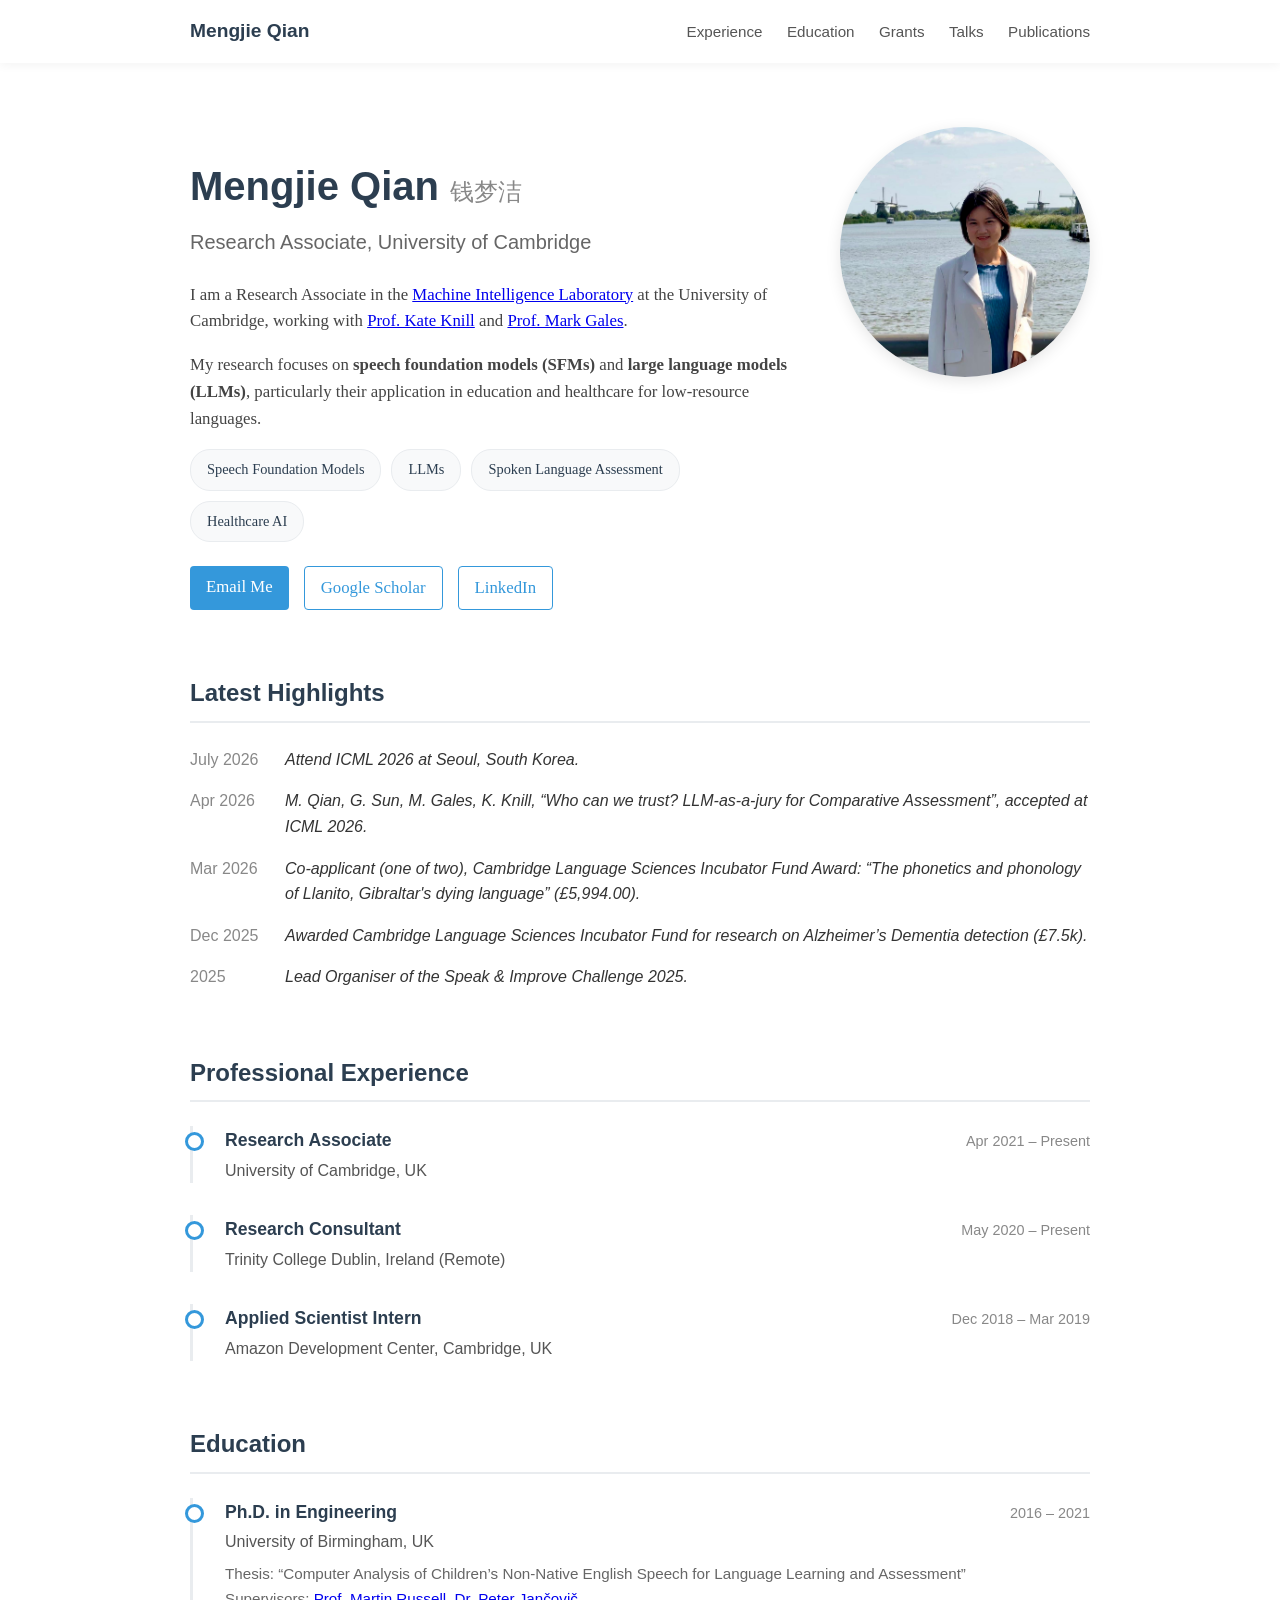
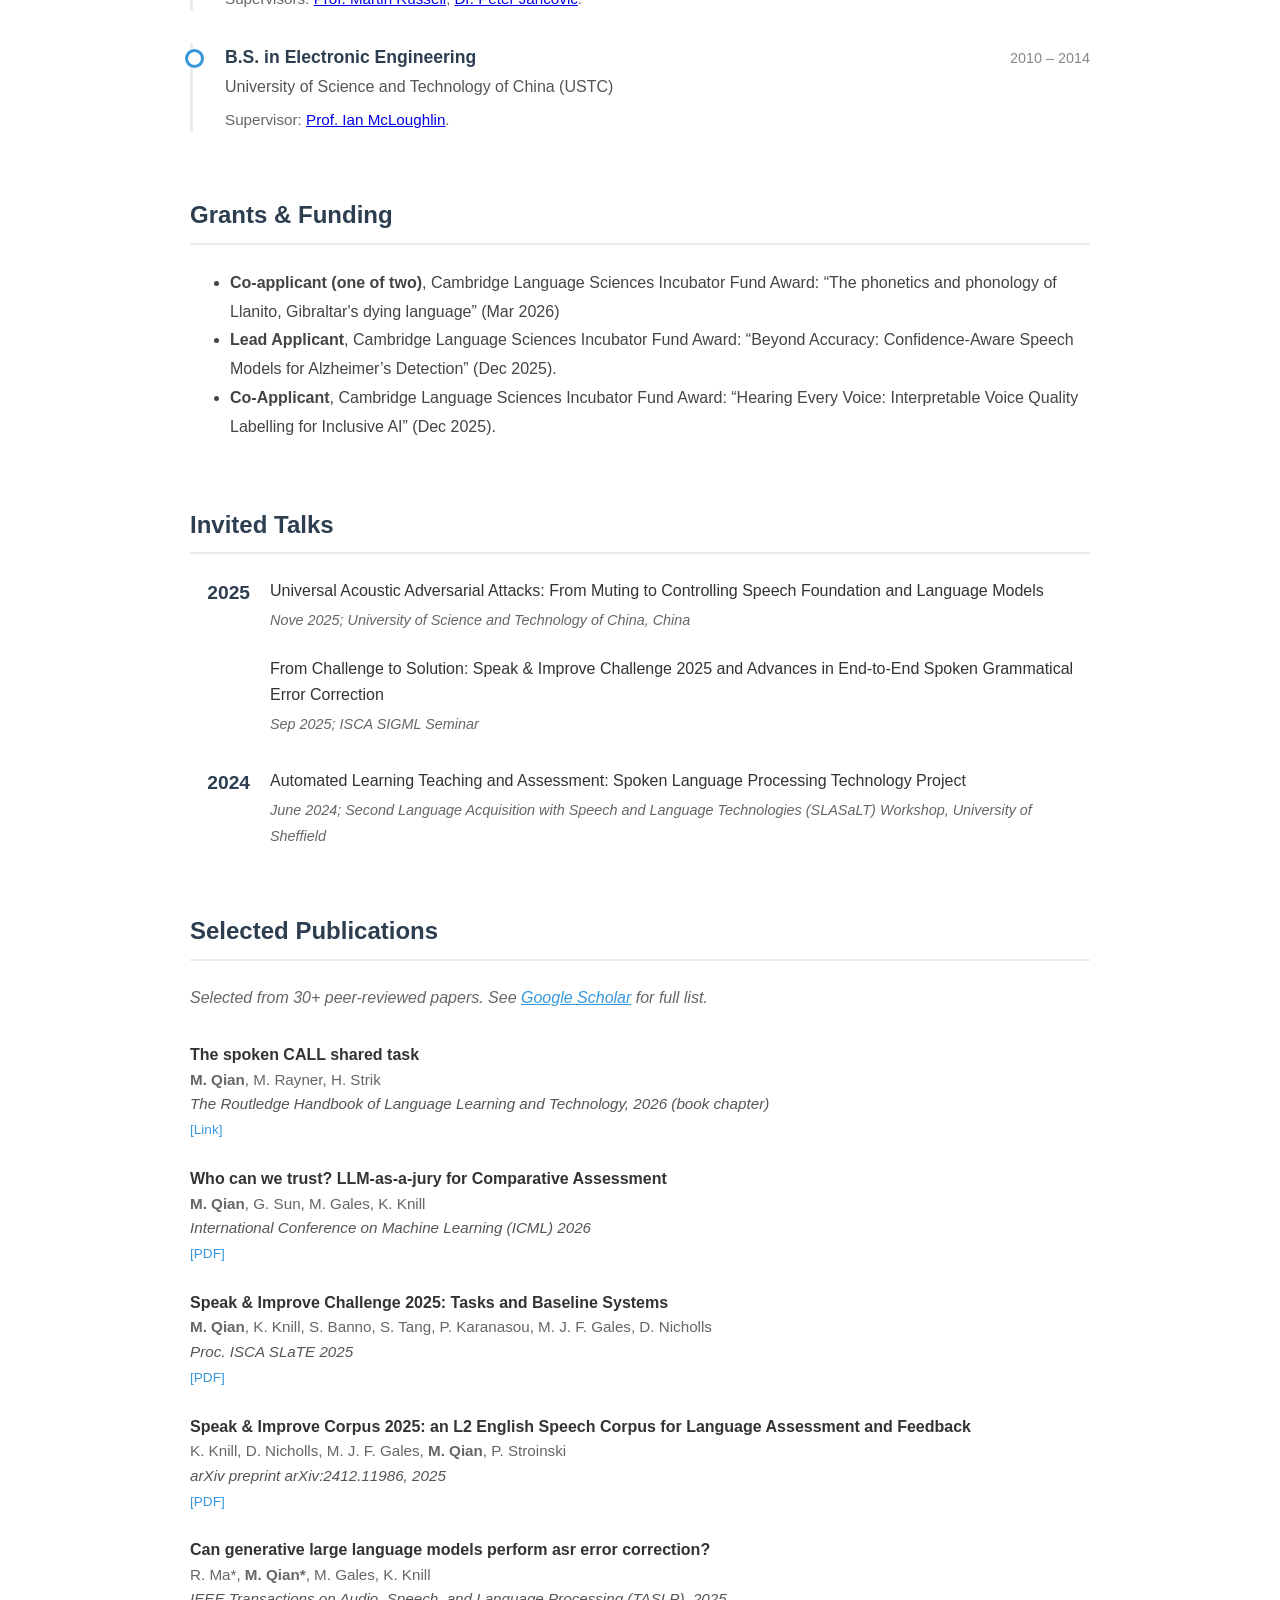
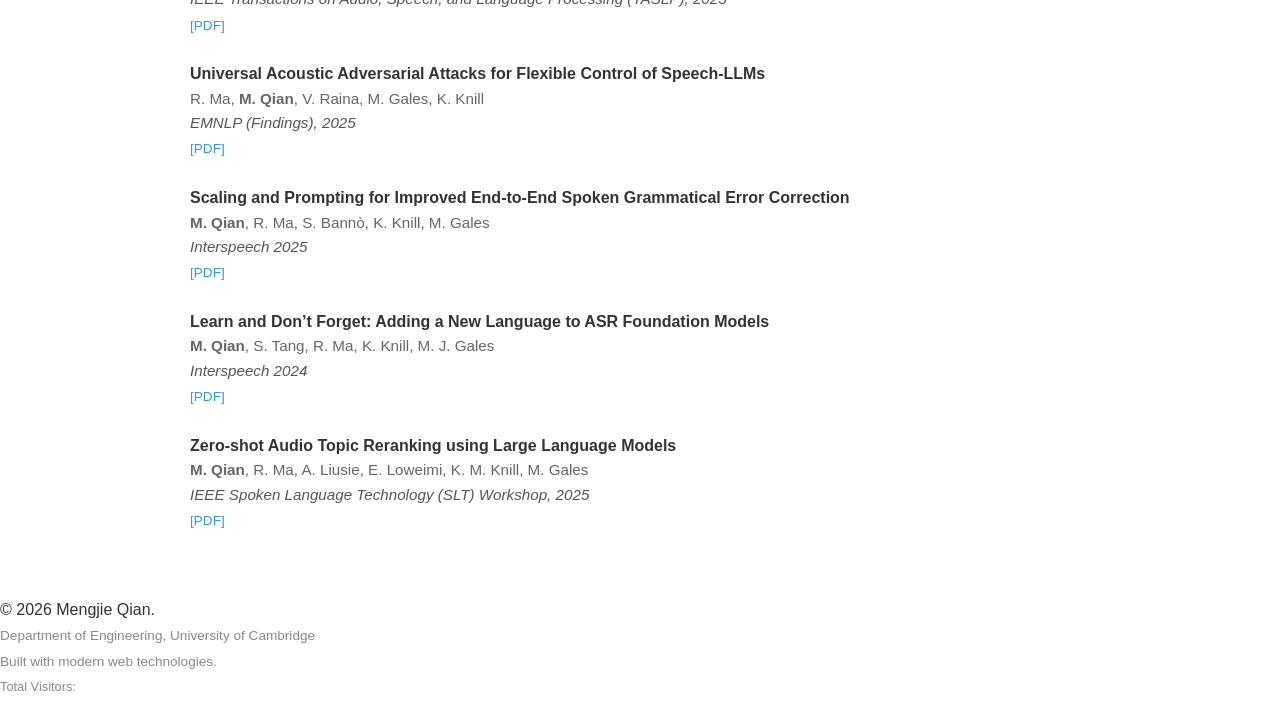
<file: index.html>
<!DOCTYPE html>
<html lang="en">

<head>
    <meta charset="UTF-8">
    <meta name="viewport" content="width=device-width, initial-scale=1.0">
    <title>Mengjie Qian - Speech & Language Researcher</title>
    <style>
        :root {
            --primary-color: #2c3e50;
            --accent-color: #3498db;
            --bg-color: #ffffff;
            --text-color: #333333;
            --secondary-bg: #f8f9fa;
            --border-color: #e9ecef;
            --font-main: -apple-system, BlinkMacSystemFont, "Segoe UI", Roboto, Helvetica, Arial, sans-serif;
            --font-serif: "Georgia", "Times New Roman", Times, serif;
        }

        body {
            font-family: var(--font-main);
            color: var(--text-color);
            line-height: 1.6;
            margin: 0;
            padding: 0;
            background-color: var(--bg-color);
        }

        /* Navigation */
        nav {
            background: white;
            box-shadow: 0 2px 10px rgba(0, 0, 0, 0.05);
            position: sticky;
            top: 0;
            z-index: 100;
        }

        .nav-container {
            max-width: 900px;
            margin: 0 auto;
            padding: 1rem 20px;
            display: flex;
            justify-content: space-between;
            align-items: center;
        }

        .logo {
            font-weight: 700;
            font-size: 1.2rem;
            color: var(--primary-color);
            text-decoration: none;
        }

        .nav-links a {
            margin-left: 20px;
            text-decoration: none;
            color: #555;
            font-weight: 500;
            transition: color 0.2s;
            font-size: 0.95rem;
        }

        .nav-links a:hover {
            color: var(--accent-color);
        }

        /* Hero Section */
        .hero {
            max-width: 900px;
            margin: 4rem auto;
            padding: 0 20px;
            display: grid;
            grid-template-columns: 1fr 250px;
            gap: 40px;
            align-items: start;
        }

        .hero-text h1 {
            font-size: 2.5rem;
            margin-bottom: 0.5rem;
            color: var(--primary-color);
        }

        .hero-text h2 {
            font-size: 1.25rem;
            color: #666;
            font-weight: 400;
            margin-top: 0;
            margin-bottom: 1.5rem;
        }

        .bio {
            font-family: var(--font-serif);
            font-size: 1.05rem;
            color: #444;
        }

        .profile-photo {
            width: 100%;
            height: auto;
            border-radius: 50%;
            display: block;
            box-shadow: 0 4px 15px rgba(0, 0, 0, 0.1);
            object-fit: cover;
            aspect-ratio: 1 / 1;
        }

        .social-links {
            margin-top: 1.5rem;
            display: flex;
            gap: 15px;
            flex-wrap: wrap;
        }

        .btn {
            display: inline-block;
            padding: 8px 16px;
            border-radius: 4px;
            text-decoration: none;
            font-weight: 500;
            transition: background 0.2s;
        }

        .btn-primary {
            background: var(--accent-color);
            color: white;
        }

        .btn-outline {
            border: 1px solid var(--accent-color);
            color: var(--accent-color);
        }

        .btn:hover {
            opacity: 0.9;
            text-decoration: none;
        }

        /* Sections */
        section {
            max-width: 900px;
            margin: 0 auto 4rem;
            padding: 0 20px;
        }

        h3.section-title {
            font-size: 1.5rem;
            border-bottom: 2px solid var(--border-color);
            padding-bottom: 0.5rem;
            margin-bottom: 1.5rem;
            color: var(--primary-color);
            margin-top: 0;
        }

        /* Timeline Items (Experience/Education) */
        .timeline-item {
            margin-bottom: 2rem;
            border-left: 3px solid var(--border-color);
            padding-left: 2rem;
            /* Increased padding to create space */
            position: relative;
        }

        /* Adjusted circle positioning to not overlap text */
        .timeline-item::before {
            content: '';
            position: absolute;
            left: -8px;
            /* Centers on the border line (3px) -> -1.5px center line, 13px circle width -> left: -6.5px + nudge */
            top: 6px;
            width: 13px;
            height: 13px;
            background: white;
            border: 3px solid var(--accent-color);
            border-radius: 50%;
            z-index: 1;
        }

        /* Special class for News items to remove the circle and border */
        .news-timeline-item {
            margin-bottom: 1rem;
            padding-left: 0;
            border-left: none;
            position: relative;
            color: #333;
            /* Content black */
            display: grid;
            grid-template-columns: 85px 1fr;
            gap: 10px;
            align-items: baseline;
        }

        .news-timeline-item::before {
            content: none;
        }

        .news-timeline-item strong {
            color: #888;
            /* Time in gray */
            font-weight: 500;
        }

        .timeline-header {
            display: flex;
            justify-content: space-between;
            align-items: baseline;
            flex-wrap: wrap;
            margin-bottom: 0.2rem;
        }

        .timeline-role {
            font-weight: 700;
            font-size: 1.1rem;
            color: var(--primary-color);
        }

        .timeline-date {
            color: #888;
            font-size: 0.9rem;
            font-variant-numeric: tabular-nums;
        }

        .timeline-org {
            font-weight: 500;
            color: #555;
            margin-bottom: 0.5rem;
        }

        .timeline-desc {
            font-size: 0.95rem;
            color: #666;
            margin-top: 0.5rem;
        }

        /* Publication List */
        .pub-item {
            margin-bottom: 1.5rem;
        }

        .pub-title {
            font-weight: 600;
            color: #333;
        }

        .pub-authors {
            color: #666;
            font-size: 0.95rem;
        }

        .pub-venue {
            color: #555;
            font-style: italic;
            font-size: 0.95rem;
        }

        .pub-links a {
            font-size: 0.85rem;
            color: var(--accent-color);
            text-decoration: none;
            margin-right: 10px;
        }

        .pub-links a:hover {
            text-decoration: underline;
        }

        /* Research Interest Tags */
        .interests-cloud {
            display: flex;
            flex-wrap: wrap;
            gap: 10px;
        }

        .interest-tag {
            background: var(--secondary-bg);
            padding: 8px 16px;
            border-radius: 20px;
            font-size: 0.9rem;
            color: var(--primary-color);
            border: 1px solid var(--border-color);
        }

        /* Responsive */
        @media (max-width: 768px) {
            .hero {
                grid-template-columns: 1fr;
                gap: 20px;
            }

            .profile-photo {
                width: 150px;
                margin: 0 auto;
            }

            .hero-text {
                order: 2;
                text-align: center;
            }

            .hero-img {
                order: 1;
            }

            .social-links {
                justify-content: center;
            }
        }

        /* Talks Section */
        .talk-year-group {
            display: grid;
            grid-template-columns: 60px 1fr;
            gap: 20px;
            margin-bottom: 2rem;
            align-items: start;
        }

        .talk-year {
            font-size: 1.2rem;
            color: var(--primary-color);
            font-weight: 700;
            border-bottom: none;
            margin: 0;
            padding: 0;
            text-align: right;
            /* Clean alignment */
        }

        .talk-list {
            display: flex;
            flex-direction: column;
            gap: 1.5rem;
            /* Space between talks in the same year */
        }

        .talk-item {
            margin-bottom: 0;
        }

        .talk-title {
            font-weight: 500;
            color: #333;
            text-decoration: none;
            display: block;
            margin-bottom: 0.2rem;
        }

        .talk-title:hover {
            color: var(--accent-color);
        }

        .talk-venue {
            font-size: 0.9rem;
            color: #666;
            font-style: italic;
        }
    </style>
</head>

<body>

    <nav>
        <div class="nav-container">
            <a href="#" class="logo">Mengjie Qian</a>
            <div class="nav-links">
                <a href="#experience">Experience</a>
                <a href="#education">Education</a>
                <a href="#grants">Grants</a>
                <a href="#talks">Talks</a>
                <a href="#publications">Publications</a>
            </div>
        </div>
    </nav>

    <div class="hero" id="about">
        <div class="hero-text">
            <h1>Mengjie Qian <span style="font-size:0.6em; color:#888; font-weight:normal;">钱梦洁</span></h1>
            <h2>Research Associate, University of Cambridge</h2>
            <div class="bio">
                <p>
                    I am a Research Associate in the <a href="http://mi.eng.cam.ac.uk/">Machine Intelligence
                        Laboratory</a> at the University of Cambridge, working with <a
                        href="http://mi.eng.cam.ac.uk/~kmk/">Prof. Kate Knill</a> and <a
                        href="http://mi.eng.cam.ac.uk/~mjfg/">Prof. Mark Gales</a>.
                </p>
                <p>
                    My research focuses on <strong>speech foundation models (SFMs)</strong> and <strong>large language
                        models (LLMs)</strong>, particularly their application in education and healthcare for
                    low-resource languages.
                </p>
                <div class="interests-cloud" style="margin-top: 1rem;">
                    <span class="interest-tag">Speech Foundation Models</span>
                    <span class="interest-tag">LLMs</span>
                    <span class="interest-tag">Spoken Language Assessment</span>
                    <span class="interest-tag">Healthcare AI</span>
                </div>
                <div class="social-links">
                    <a href="mailto:mq227@eng.cam.ac.uk" class="btn btn-primary">Email Me</a>
                    <a href="https://scholar.google.com/citations?user=kVPiCXkAAAAJ&hl=zh-CN" class="btn btn-outline"
                        target="_blank">Google Scholar</a>
                    <a href="https://www.linkedin.com/in/mengjie-qian-66b25075" class="btn btn-outline">LinkedIn</a>
                </div>
            </div>
        </div>
        <div class="hero-img">
            <img src="images/mengjie_202508.jpg" alt="Mengjie Qian Profile Photo" class="profile-photo">
        </div>
    </div>

    <section id="news">
        <h3 class="section-title">Latest Highlights</h3>
        <div class="news-timeline-item">
            <strong>July 2026</strong> <em>Attend ICML 2026 at Seoul, South Korea.</em>
        </div>
        <div class="news-timeline-item">
            <strong>Apr 2026</strong> <em>M. Qian, G. Sun, M. Gales, K. Knill, “Who can we trust? LLM-as-a-jury for
                Comparative Assessment”, accepted at ICML 2026.</em>
        </div>
        <div class="news-timeline-item">
            <strong>Mar 2026</strong> <em>Co‑applicant (one of two), Cambridge Language Sciences Incubator Fund Award:
                “The phonetics and phonology of Llanito, Gibraltar's dying language” (£5,994.00).</em>
        </div>
        <div class="news-timeline-item">
            <strong>Dec 2025</strong> <em>Awarded Cambridge Language Sciences Incubator Fund for research on
                Alzheimer’s Dementia detection (£7.5k).</em>
        </div>
        <div class="news-timeline-item">
            <strong>2025</strong> <em>Lead Organiser of the Speak & Improve Challenge 2025.</em>
        </div>
    </section>

    <section id="experience">
        <h3 class="section-title">Professional Experience</h3>

        <div class="timeline-item">
            <div class="timeline-header">
                <span class="timeline-role">Research Associate</span>
                <span class="timeline-date">Apr 2021 – Present</span>
            </div>
            <div class="timeline-org">University of Cambridge, UK</div>
        </div>

        <div class="timeline-item">
            <div class="timeline-header">
                <span class="timeline-role">Research Consultant</span>
                <span class="timeline-date">May 2020 – Present</span>
            </div>
            <div class="timeline-org">Trinity College Dublin, Ireland (Remote)</div>
        </div>

        <div class="timeline-item">
            <div class="timeline-header">
                <span class="timeline-role">Applied Scientist Intern</span>
                <span class="timeline-date">Dec 2018 – Mar 2019</span>
            </div>
            <div class="timeline-org">Amazon Development Center, Cambridge, UK</div>
        </div>
    </section>

    <section id="education">
        <h3 class="section-title">Education</h3>

        <div class="timeline-item">
            <div class="timeline-header">
                <span class="timeline-role">Ph.D. in Engineering</span>
                <span class="timeline-date">2016 – 2021</span>
            </div>
            <div class="timeline-org">University of Birmingham, UK</div>
            <div class="timeline-desc">
                Thesis: “Computer Analysis of Children’s Non-Native English Speech for Language Learning and
                Assessment”<br>
                Supervisors: <a
                    href="https://www.birmingham.ac.uk/staff/profiles/computer-science/honorary-staff/russell-martin.aspx">Prof.
                    Martin Russell</a>, <a
                    href="https://www.birmingham.ac.uk/staff/profiles/eese/jancovic-peter.aspx">Dr. Peter Jančovič</a>.
            </div>
        </div>

        <div class="timeline-item">
            <div class="timeline-header">
                <span class="timeline-role">B.S. in Electronic Engineering</span>
                <span class="timeline-date">2010 – 2014</span>
            </div>
            <div class="timeline-org">University of Science and Technology of China (USTC)</div>
            <div class="timeline-desc">
                Supervisor: <a href="https://sites.google.com/view/mcloughlin/research?authuser=0">Prof. Ian
                    McLoughlin</a>.
            </div>
        </div>
    </section>

    <section id="grants">
        <h3 class="section-title">Grants & Funding</h3>
        <ul style="color: #444; line-height: 1.8;">
            <li><strong>Co‑applicant (one of two)</strong>, Cambridge Language Sciences Incubator Fund Award:
                “The phonetics and phonology of Llanito, Gibraltar's dying language” (Mar 2026)</li>
            <li><strong>Lead Applicant</strong>, Cambridge Language Sciences Incubator Fund Award: “Beyond Accuracy:
                Confidence-Aware Speech Models for Alzheimer’s Detection” (Dec 2025).</li>
            <li><strong>Co-Applicant</strong>, Cambridge Language Sciences Incubator Fund Award: “Hearing Every Voice:
                Interpretable Voice Quality Labelling for Inclusive AI” (Dec 2025).</li>
            <!-- <li><strong>Co-Applicant</strong>, Cambridge Language Sciences Incubator Fund proposal: “The phonetics and
                phonology of Llanito, Gibraltar’s dying language” (Mar 2026).</li> -->
        </ul>
    </section>



    <section id="talks">
        <h3 class="section-title">Invited Talks</h3>

        <div class="talk-year-group">
            <div class="talk-year">2025</div>
            <div class="talk-list">
                <div class="talk-item">
                    <span class="talk-title">Universal Acoustic Adversarial Attacks: From Muting to Controlling Speech
                        Foundation and Language Models</span>
                    <span class="talk-venue">Nove 2025; University of Science and Technology of China, China</span>
                </div>
                <div class="talk-item">
                    <span class="talk-title">From Challenge to Solution: Speak & Improve Challenge 2025 and Advances in
                        End-to-End Spoken Grammatical Error Correction</span>
                    <span class="talk-venue">Sep 2025; ISCA SIGML Seminar</span>
                </div>
            </div>
        </div>

        <div class="talk-year-group">
            <div class="talk-year">2024</div>
            <div class="talk-list">
                <div class="talk-item">
                    <span class="talk-title">Automated Learning Teaching and Assessment: Spoken Language Processing
                        Technology Project</span>
                    <span class="talk-venue">June 2024; Second Language Acquisition with Speech and Language
                        Technologies (SLASaLT) Workshop, University of Sheffield</span>
                </div>
            </div>
        </div>
    </section>

    <section id="publications">
        <h3 class="section-title">Selected Publications</h3>
        <p style="margin-bottom: 2rem; color: #666;">
            <em>Selected from 30+ peer-reviewed papers. See <a
                    href="https://scholar.google.com/citations?user=kVPiCXkAAAAJ&hl=zh-CN"
                    style="color:var(--accent-color)" target="_blank">Google Scholar</a> for full list.</em>
        </p>

        <!-- 2025 Papers -->
        <div class="pub-item">
            <div class="pub-title">The spoken CALL shared task</div>
            <div class="pub-authors"><strong>M. Qian</strong>, M. Rayner, H. Strik</div>
            <div class="pub-venue">The Routledge Handbook of Language Learning and Technology, 2026 (book chapter)</div>
            <div class="pub-links"><a
                    href="https://www.taylorfrancis.com/chapters/edit/10.4324/9781003412212-27/spoken-call-shared-task-mengjie-qian-manny-rayner-helmer-strik">[Link]</a>
            </div>
        </div>
        <div class="pub-item">
            <div class="pub-title">Who can we trust? LLM-as-a-jury for Comparative Assessment</div>
            <div class="pub-authors"><strong>M. Qian</strong>, G. Sun, M. Gales, K. Knill</div>
            <div class="pub-venue">International Conference on Machine Learning (ICML) 2026</div>
            <div class="pub-links"><a href="https://arxiv.org/pdf/2602.16610">[PDF]</a></div>
        </div>
        <div class="pub-item">
            <div class="pub-title">Speak & Improve Challenge 2025: Tasks and Baseline Systems</div>
            <div class="pub-authors"><strong>M. Qian</strong>, K. Knill, S. Banno, S. Tang, P. Karanasou, M. J. F.
                Gales, D. Nicholls</div>
            <div class="pub-venue">Proc. ISCA SLaTE 2025</div>
            <div class="pub-links"><a href="https://www.isca-archive.org/slate_2025/qian25_slate.pdf">[PDF]</a></div>
        </div>

        <div class="pub-item">
            <div class="pub-title">Speak & Improve Corpus 2025: an L2 English Speech Corpus for Language Assessment and
                Feedback</div>
            <div class="pub-authors">K. Knill, D. Nicholls, M. J. F. Gales, <strong>M. Qian</strong>, P. Stroinski</div>
            <div class="pub-venue">arXiv preprint arXiv:2412.11986, 2025</div>
            <div class="pub-links"><a href="https://arxiv.org/pdf/2412.11986">[PDF]</a></div>
        </div>

        <div class="pub-item">
            <div class="pub-title">Can generative large language models perform asr error correction?</div>
            <div class="pub-authors">R. Ma*, <strong>M. Qian*</strong>, M. Gales, K. Knill</div>
            <div class="pub-venue">IEEE Transactions on Audio, Speech, and Language Processing (TASLP), 2025</div>
            <div class="pub-links"><a href="https://arxiv.org/abs/2307.04172">[PDF]</a></div>
        </div>

        <div class="pub-item">
            <div class="pub-title">Universal Acoustic Adversarial Attacks for Flexible Control of Speech-LLMs</div>
            <div class="pub-authors">R. Ma, <strong>M. Qian</strong>, V. Raina, M. Gales, K. Knill</div>
            <div class="pub-venue">EMNLP (Findings), 2025</div>
            <div class="pub-links"><a href="https://aclanthology.org/2025.findings-emnlp.990.pdf">[PDF]</a></div>
        </div>

        <div class="pub-item">
            <div class="pub-title">Scaling and Prompting for Improved End-to-End Spoken Grammatical Error Correction
            </div>
            <div class="pub-authors"><strong>M. Qian</strong>, R. Ma, S. Bannò, K. Knill, M. Gales</div>
            <div class="pub-venue">Interspeech 2025</div>
            <div class="pub-links"><a href="https://arxiv.org/pdf/2505.21137">[PDF]</a></div>
        </div>

        <div class="pub-item">
            <div class="pub-title">Learn and Don’t Forget: Adding a New Language to ASR Foundation Models</div>
            <div class="pub-authors"><strong>M. Qian</strong>, S. Tang, R. Ma, K. Knill, M. J. Gales</div>
            <div class="pub-venue">Interspeech 2024</div>
            <div class="pub-links"><a href="https://arxiv.org/pdf/2407.06800">[PDF]</a></div>
        </div>

        <div class="pub-item">
            <div class="pub-title">Zero-shot Audio Topic Reranking using Large Language Models</div>
            <div class="pub-authors"><strong>M. Qian</strong>, R. Ma, A. Liusie, E. Loweimi, K. M. Knill, M. Gales</div>
            <div class="pub-venue">IEEE Spoken Language Technology (SLT) Workshop, 2025</div>
            <div class="pub-links"><a href="https://arxiv.org/pdf/2309.07606">[PDF]</a></div>
        </div>

    </section>



    <footer>
        <p>&copy; 2026 Mengjie Qian. <br>
            <span style="font-size:0.85em; color:#888">Department of Engineering, University of Cambridge<br>
                Built with modern web technologies.</span><br>
            <span id="busuanzi_container_site_uv" style="font-size:0.8em; color:#888;">
                Total Visitors: <span id="busuanzi_value_site_uv"></span>
            </span>
        </p>
    </footer>

    <!-- Visitor Counter Script (Busuanzi) -->
    <script async src="//busuanzi.ibruce.info/busuanzi/2.3/busuanzi.pure.mini.js"></script>

</body>

</html>
</file>
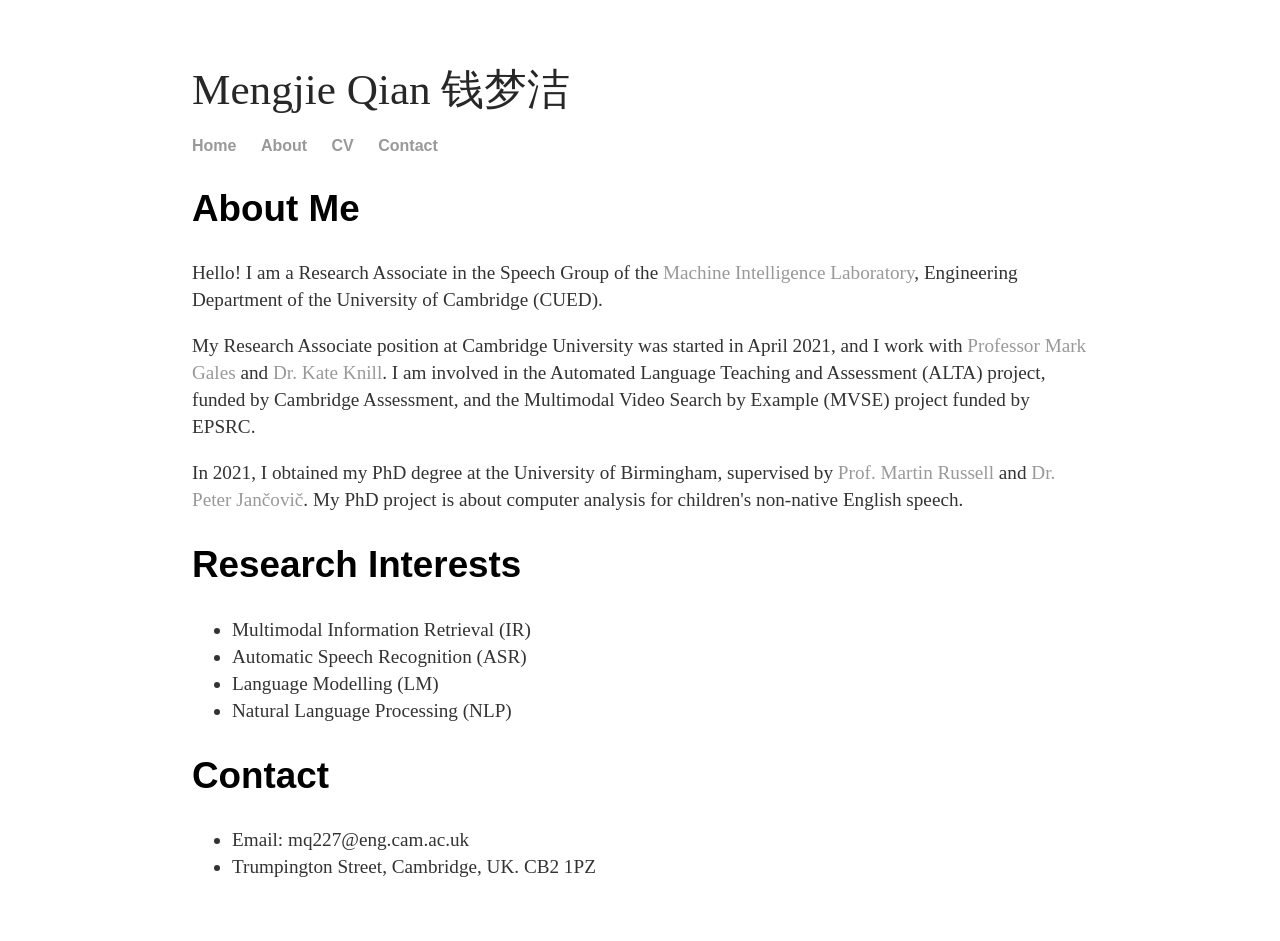
<file: index_2025.html>
<!DOCTYPE html>
<html>
<head>
	<title>Mengjie Qian 钱梦洁</title>
	<!-- link to main stylesheet -->
	<link rel="stylesheet" type="text/css" href="/css/main.css">
</head>
<body>
	<nav>
		<a id="author-name" class="alignable pull-left" href="">Mengjie Qian 钱梦洁</a>
            	<ul id="navlist" class="alignable pull-right navbar-ul">
        	<li class="alignable pull-left nav-list"><a href="/">Home</a></li>
	        <li class="alignable pull-left nav-list"><a href="#about-me">About</a></li>
        	<li class="alignable pull-left nav-list"><a href="pdfs/MengjieQian_CV_20231207.pdf">CV</a></li>
		<li class="alignable pull-left nav-list"><a href="#contact">Contact</a></li>
<!-- 		<li class="alignable pull-left nav-list"><a target="_blank" href="pdfs/CV.pdf">CV</a> -->
    	</ul>
	</nav>
	
	
	<div class="container">
    	<div class="blurb">
		
	<h2 id="about-me">About Me</h2>
<!-- 	<p><img class="profile-picture" src="images/mengjie.jpg" /></p> -->
       	<p>Hello! I am a Research Associate in the Speech Group of the <a href="http://mi.eng.cam.ac.uk/">Machine Intelligence Laboratory</a>, Engineering Department of the University of Cambridge (CUED). </p>
	<p>My Research Associate position at Cambridge University was started in April 2021, and I work with <a href="http://mi.eng.cam.ac.uk/~mjfg/">Professor Mark Gales</a> and <a href="http://mi.eng.cam.ac.uk/~kmk/">Dr. Kate Knill</a>. I am involved in the Automated Language Teaching and Assessment (ALTA) project, funded by Cambridge Assessment, and the Multimodal Video Search by Example (MVSE) project funded by EPSRC. </p>
	<p>In 2021, I obtained my PhD degree at the University of Birmingham, supervised by <a href="https://www.birmingham.ac.uk/staff/profiles/computer-science/honorary-staff/russell-martin.aspx">Prof. Martin Russell</a> and <a href="https://www.birmingham.ac.uk/staff/profiles/eese/jancovic-peter.aspx">Dr. Peter Jančovič</a>. My PhD project is about computer analysis for children's non-native English speech.</p>
     
		
	<h2 id="research-interest">Research Interests</h2>
	<ul>
		<li>Multimodal Information Retrieval (IR)</li>
		<li>Automatic Speech Recognition (ASR)</li>
		<li>Language Modelling (LM)</li>
		<li>Natural Language Processing (NLP)</li>
	</ul>
    	
	<h2 id="contact">Contact</h2>
	<ul>
		<li>Email: mq227@eng.cam.ac.uk</li>
		<li>Trumpington Street, Cambridge, UK. CB2 1PZ</li>
	<ul>
		
	</div><!-- /.blurb -->
	</div><!-- /.container -->
	
<!-- 	<footer>
    	<ul>
        	<li><a href="mailto:mq227@cam.ac.uk">email</a></li>
        	<li><a href="https://github.com/MengjieQian">github.com/MengjieQian</a></li>
		</ul>
	</footer> -->
</body>
</html>
</file>
<file: css/main.css>
body { margin: 60px auto; width: 70%; }
#author-name{font-size:2.7em;color:#272727;display:inline-block}
.profile-picture{height:175px;width:175px;position:relative;margin:-25px 0 25px 50px;float:right;border-radius:50%}

a { text-decoration: none; color: #999; }
a:hover { text-decoration: underline; }

p, ul { font-size: 1.2em; line-height: 1.4em; color: #333; }

h1, h2, h3, h4 { font-family: 'Helvetica', 'Arial', 'Sans-Serif'; }
h1 { font-size: 2.7em;  }
h2 { font-size: 2.3em; }
h3 { font-size: 1.9em; }
h4 { font-size: 1.5em; }

nav ul, footer ul { font-size: 1em; font-family: 'Helvetica', 'Arial', 'Sans-Serif'; padding: 0px; list-style: none; font-weight: bold; }
nav ul li, footer ul li { display: inline; margin-right: 20px; }

footer { border-top: 1px solid #d5d5d5; font-size: .8em; }

/* Blog */
ul.posts { margin: 20px auto 40px; font-size: 1.5em; }
ul.posts li { list-style: none; }

/* CV */
.cv { margin: 0px 0px 60px; }
.cv h1 { font-size: 3em; }
.cv h2 { font-size: 2em; }
.cv address, .cv .download { font-family: 'Helvetica', 'Arial', 'Sans-Serif'; }
.cv address, .cv p { font-size: 1.2em; }
.cv .download { float: right; font-size: .8em; text-transform: uppercase; }
</file>
